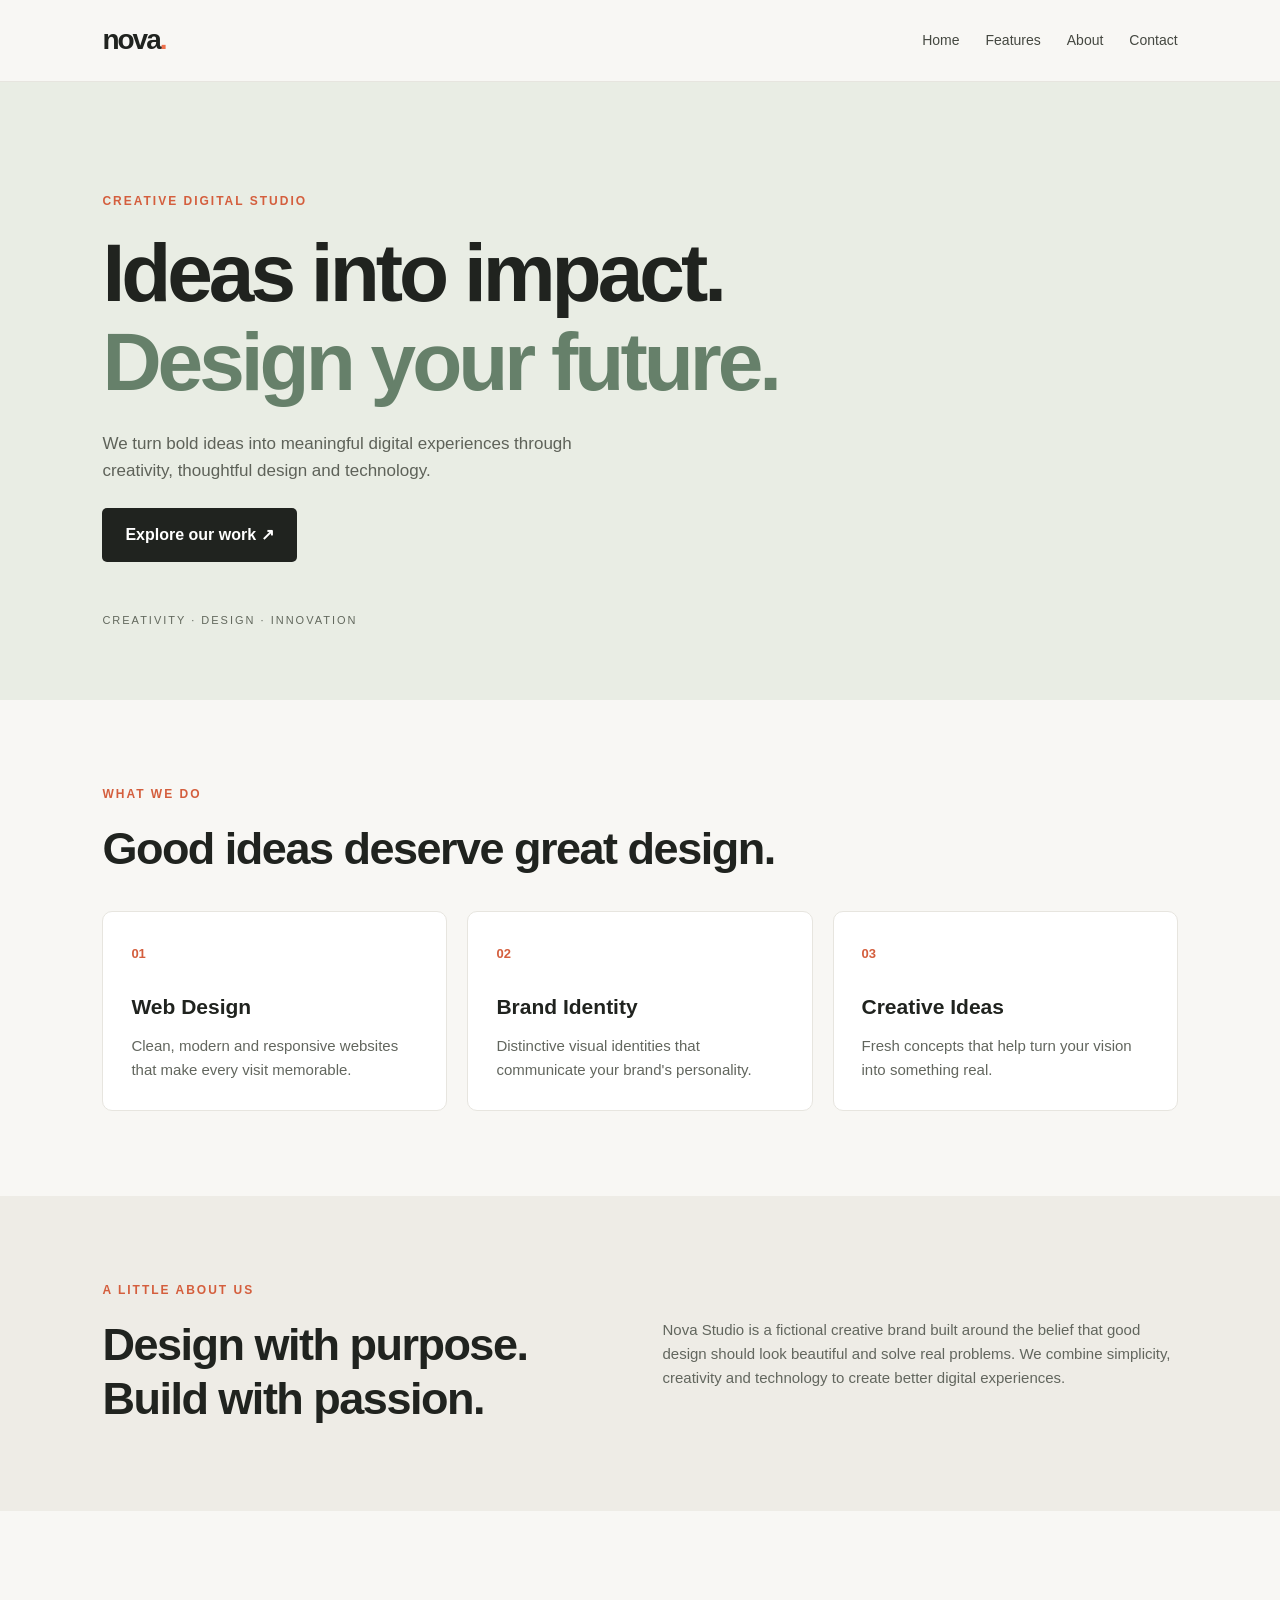
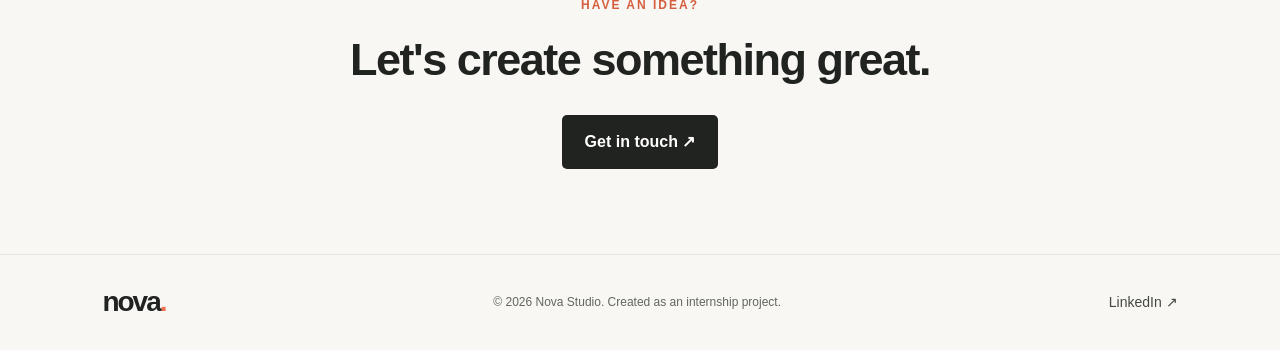
<file: WebDev-L1-LandingPage/index.html>
<!DOCTYPE html>
<html lang="en">
<head>
    <meta charset="UTF-8">
    <meta name="viewport" content="width=device-width, initial-scale=1.0">
    <title>Nova Studio | Ideas into Impact</title>
    <link rel="stylesheet" href="style.css">
</head>
<body>

    <header class="navbar">
        <a href="#home" class="logo">nova<span>.</span></a>

        <nav aria-label="Main navigation">
            <a href="#home">Home</a>
            <a href="#features">Features</a>
            <a href="#about">About</a>
            <a href="#contact">Contact</a>
        </nav>
    </header>

    <main>
        <section id="home" class="hero">
            <p class="eyebrow">CREATIVE DIGITAL STUDIO</p>
            <h1>Ideas into impact.<br><span>Design your future.</span></h1>
            <p class="hero-text">
                We turn bold ideas into meaningful digital experiences
                through creativity, thoughtful design and technology.
            </p>
            <a href="#features" class="button">Explore our work ↗</a>
            <p class="hero-note">CREATIVITY · DESIGN · INNOVATION</p>
        </section>

        <section id="features" class="features section">
            <p class="eyebrow">WHAT WE DO</p>
            <h2>Good ideas deserve great design.</h2>

            <div class="feature-grid">
                <article class="feature-card">
                    <span class="number">01</span>
                    <h3>Web Design</h3>
                    <p>Clean, modern and responsive websites that
                    make every visit memorable.</p>
                </article>

                <article class="feature-card">
                    <span class="number">02</span>
                    <h3>Brand Identity</h3>
                    <p>Distinctive visual identities that communicate
                    your brand's personality.</p>
                </article>

                <article class="feature-card">
                    <span class="number">03</span>
                    <h3>Creative Ideas</h3>
                    <p>Fresh concepts that help turn your vision
                    into something real.</p>
                </article>
            </div>
        </section>

        <section id="about" class="about section">
            <div>
                <p class="eyebrow">A LITTLE ABOUT US</p>
                <h2>Design with purpose.<br>Build with passion.</h2>
            </div>
            <p>
                Nova Studio is a fictional creative brand built around
                the belief that good design should look beautiful and
                solve real problems. We combine simplicity, creativity
                and technology to create better digital experiences.
            </p>
        </section>

        <section id="contact" class="contact">
            <p class="eyebrow">HAVE AN IDEA?</p>
            <h2>Let's create something great.</h2>
            <a href="mailto:hello@example.com" class="button">
                Get in touch ↗
            </a>
        </section>
    </main>

    <footer>
        <a href="#home" class="logo">nova<span>.</span></a>
        <p>© 2026 Nova Studio. Created as an internship project.</p>
        <a href="https://www.linkedin.com/" target="_blank"
           rel="noopener noreferrer">LinkedIn ↗</a>
    </footer>

</body>
</html>
</file>
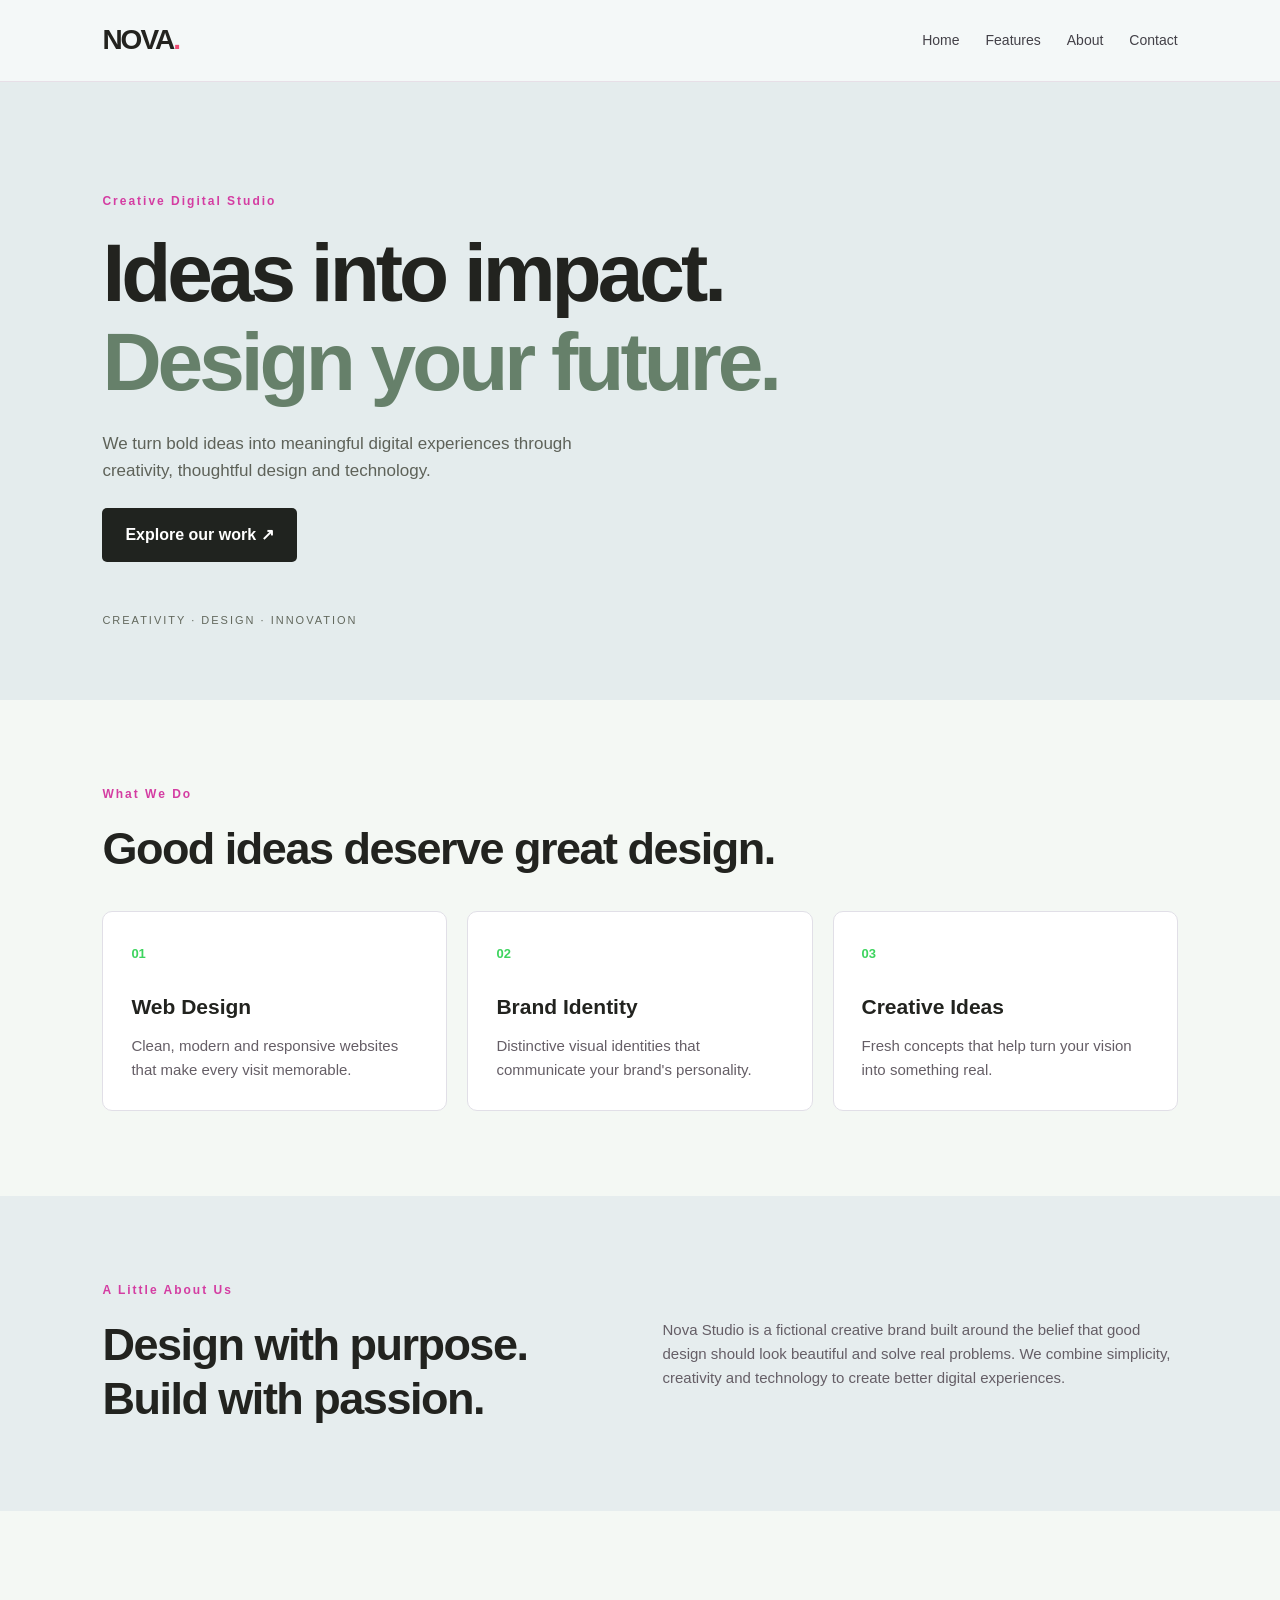
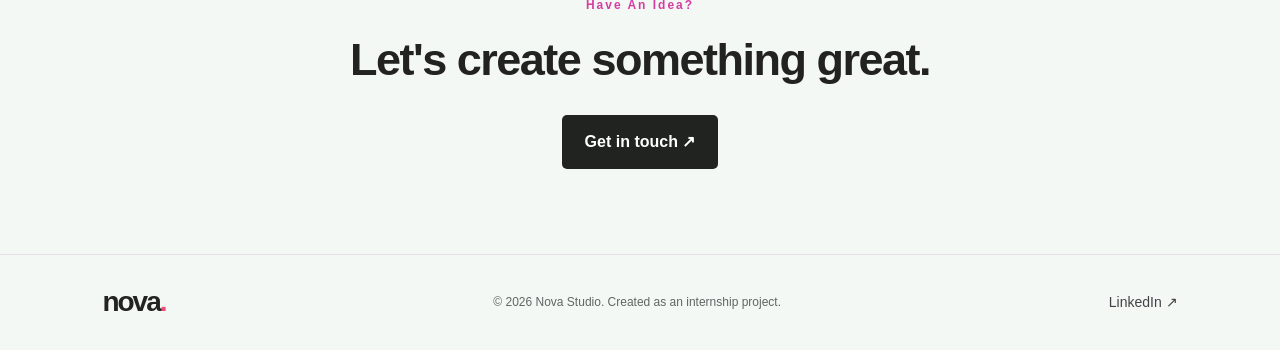
<file: WebDev-L1-LandingPage/Level 1/Task 1/index.html>
<!DOCTYPE html>
<html lang="en">
<head>
    <meta charset="UTF-8">
    <meta name="viewport" content="width=device-width, initial-scale=1.0">
    <title>Nova Studio | Ideas into Impact</title>
    <link rel="stylesheet" href="style.css">
</head>
<body>

    <header class="navbar">
        <a href="#home" class="logo">NOVA<span>.</span></a>

        <nav aria-label="Main navigation">
            <a href="#home">Home</a>
            <a href="#features">Features</a>
            <a href="#about">About</a>
            <a href="#contact">Contact</a>
        </nav>
    </header>

    <main>
        <section id="home" class="hero">
            <p class="eyebrow">Creative Digital Studio</p>
            <h1>Ideas into impact.<br><span>Design your future.</span></h1>
            <p class="hero-text">
                We turn bold ideas into meaningful digital experiences
                through creativity, thoughtful design and technology.
            </p>
            <a href="#features" class="button">Explore our work ↗</a>
            <p class="hero-note">CREATIVITY · DESIGN · INNOVATION</p>
        </section>

        <section id="features" class="features section">
            <p class="eyebrow">What We Do</p>
            <h2>Good ideas deserve great design.</h2>

            <div class="feature-grid">
                <article class="feature-card">
                    <span class="number">01</span>
                    <h3>Web Design</h3>
                    <p>Clean, modern and responsive websites that
                    make every visit memorable.</p>
                </article>

                <article class="feature-card">
                    <span class="number">02</span>
                    <h3>Brand Identity</h3>
                    <p>Distinctive visual identities that communicate
                    your brand's personality.</p>
                </article>

                <article class="feature-card">
                    <span class="number">03</span>
                    <h3>Creative Ideas</h3>
                    <p>Fresh concepts that help turn your vision
                    into something real.</p>
                </article>
            </div>
        </section>

        <section id="about" class="about section">
            <div>
                <p class="eyebrow">A Little About Us</p>
                <h2>Design with purpose.<br>Build with passion.</h2>
            </div>
            <p>
                Nova Studio is a fictional creative brand built around
                the belief that good design should look beautiful and
                solve real problems. We combine simplicity, creativity
                and technology to create better digital experiences.
            </p>
        </section>

        <section id="contact" class="contact">
            <p class="eyebrow">Have An Idea?</p>
            <h2>Let's create something great.</h2>
            <a href="mailto:hello@example.com" class="button">
                Get in touch ↗
            </a>
        </section>
    </main>

    <footer>
        <a href="#home" class="logo">nova<span>.</span></a>
        <p>© 2026 Nova Studio. Created as an internship project.</p>
        <a href="https://www.linkedin.com/" target="_blank"
           rel="noopener noreferrer">LinkedIn ↗</a>
    </footer>

</body>
</html>
</file>
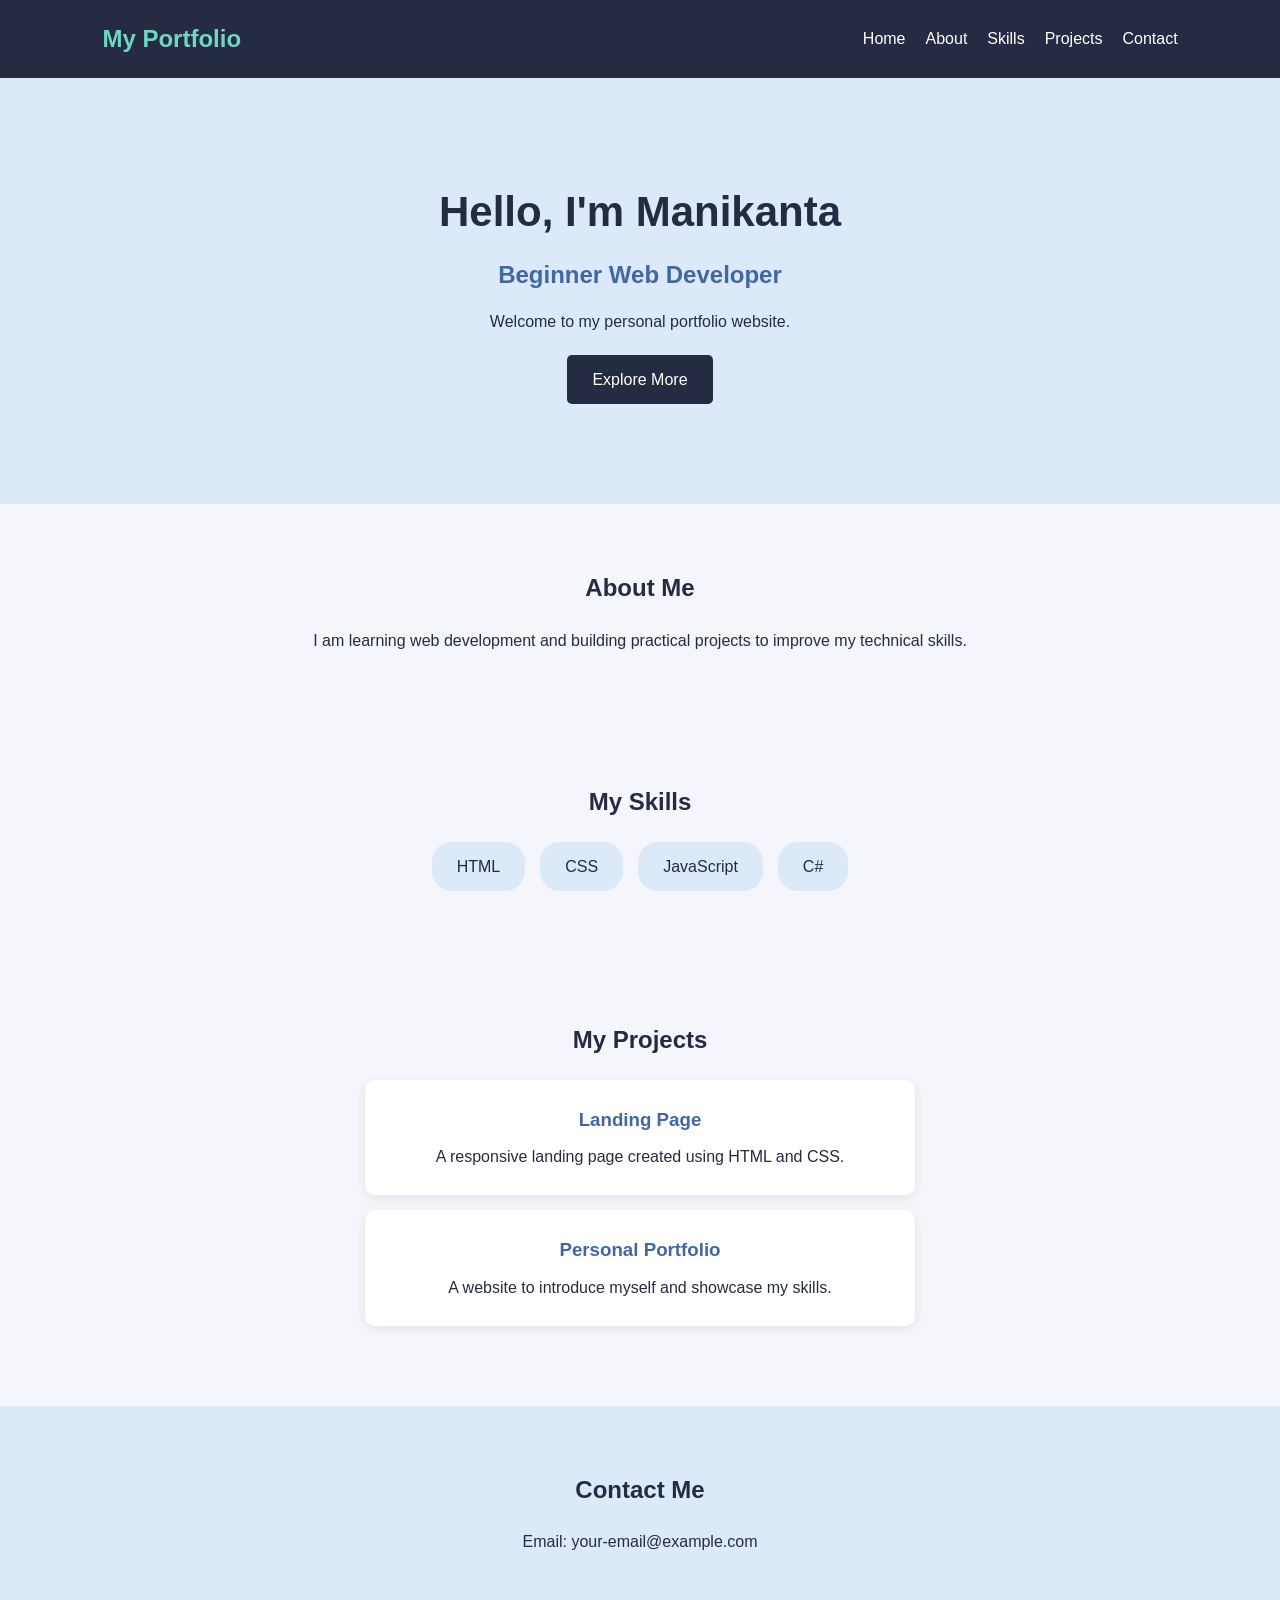
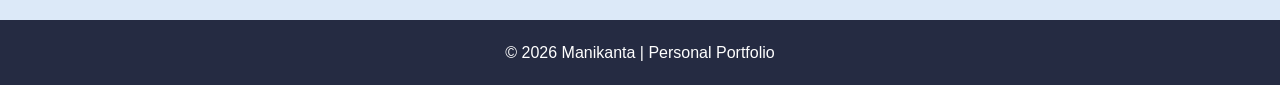
<file: WebDev-L1/PersonalPortfolio/Task-2/index.html>
<!DOCTYPE html>
<html lang="en">
<head>
    <meta charset="UTF-8">
    <meta name="viewport" content="width=device-width, initial-scale=1.0">
    <title>My Personal Portfolio</title>
    <link rel="stylesheet" href="style.css">
</head>
<body>

    <header>
        <h2>My Portfolio</h2>

        <nav>
            <a href="#home">Home</a>
            <a href="#about">About</a>
            <a href="#skills">Skills</a>
            <a href="#projects">Projects</a>
            <a href="#contact">Contact</a>
        </nav>
    </header>

    <section id="home" class="hero">
        <h1>Hello, I'm Manikanta</h1>
        <h2>Beginner Web Developer</h2>
        <p>Welcome to my personal portfolio website.</p>
        <a href="#about" class="btn">Explore More</a>
    </section>

    <section id="about">
        <h2>About Me</h2>
        <p>
            I am learning web development and building
            practical projects to improve my technical skills.
        </p>
    </section>

    <section id="skills">
        <h2>My Skills</h2>
        <div class="skills-list">
            <span>HTML</span>
            <span>CSS</span>
            <span>JavaScript</span>
            <span>C#</span>
        </div>
    </section>

    <section id="projects">
        <h2>My Projects</h2>

        <div class="project-card">
            <h3>Landing Page</h3>
            <p>A responsive landing page created using HTML and CSS.</p>
        </div>

        <div class="project-card">
            <h3>Personal Portfolio</h3>
            <p>A website to introduce myself and showcase my skills.</p>
        </div>
    </section>

    <section id="contact">
        <h2>Contact Me</h2>
        <p>Email: your-email@example.com</p>
    </section>

    <footer>
        <p>© 2026 Manikanta | Personal Portfolio</p>
    </footer>

</body>
</html>
</file>
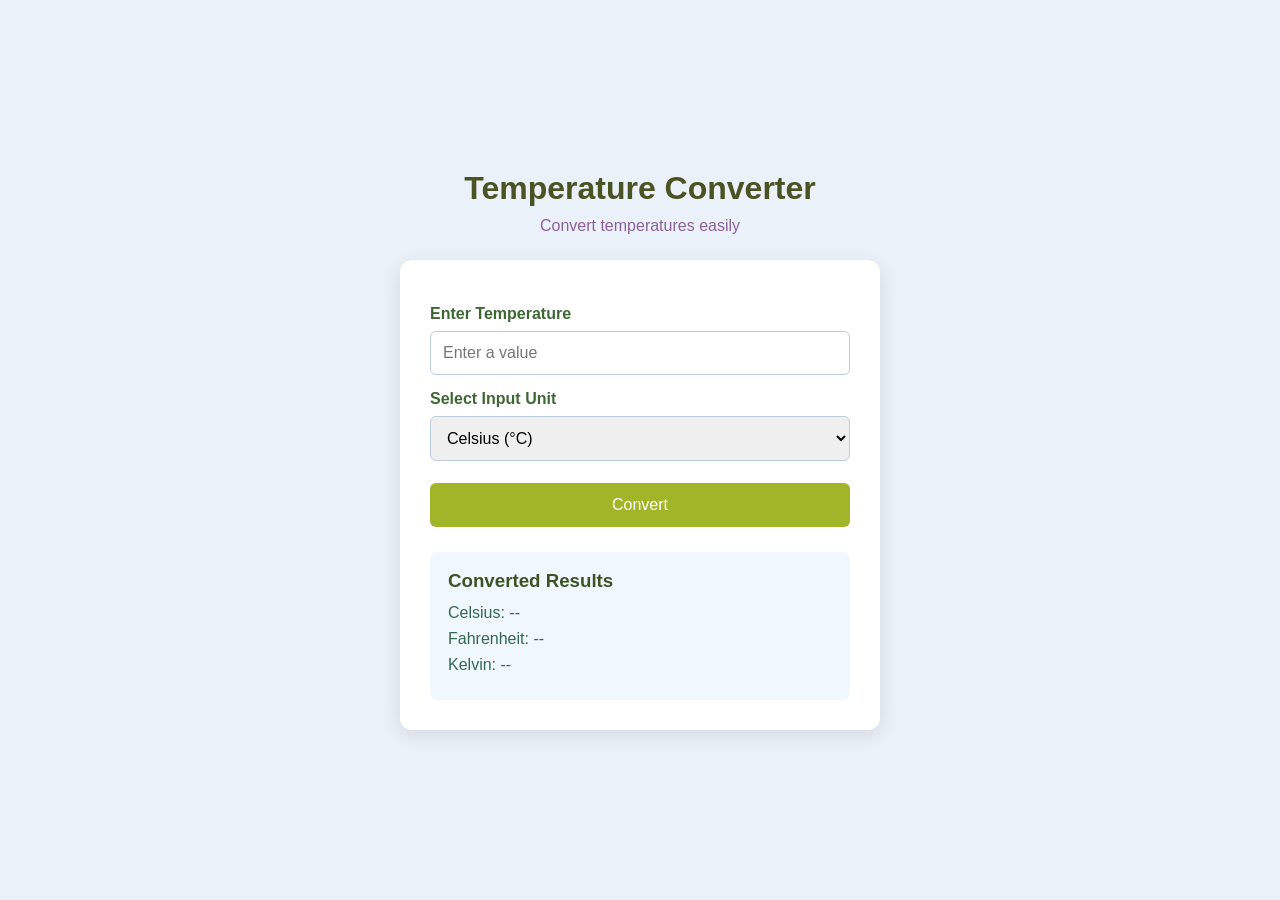
<file: WebDev-L1/TemperatureConverter/Task-3/index.html>
<!DOCTYPE html>
<html lang="en">
<head>
    <meta charset="UTF-8">
    <meta name="viewport" content="width=device-width, initial-scale=1.0">
    <title>Temperature Converter</title>
    <link rel="stylesheet" href="style.css">
</head>
<body>

    <div class="container">
        <h1>Temperature Converter</h1>
        <p class="subtitle">Convert temperatures easily</p>

        <div class="converter">
            <label for="temperature">Enter Temperature</label>
            <input
                type="number"
                id="temperature"
                placeholder="Enter a value"
                step="any"
            >

            <label for="unit">Select Input Unit</label>
            <select id="unit">
                <option value="Celsius">Celsius (°C)</option>
                <option value="Fahrenheit">Fahrenheit (°F)</option>
                <option value="Kelvin">Kelvin (K)</option>
            </select>

            <button onclick="convertTemperature()">Convert</button>

            <p id="error" class="error"></p>

            <div id="result" class="result">
                <h3>Converted Results</h3>
                <p id="celsius">Celsius: --</p>
                <p id="fahrenheit">Fahrenheit: --</p>
                <p id="kelvin">Kelvin: --</p>
            </div>
        </div>
    </div>

    <script src="script.js"></script>
</body>
</html>
</file>
<file: WebDev-L1-LandingPage/style.css>
* {
    margin: 0;
    padding: 0;
    box-sizing: border-box;
}

html {
    scroll-behavior: smooth;
    scroll-padding-top: 85px;
}

body {
    font-family: Arial, Helvetica, sans-serif;
    background: #f8f7f4;
    color: #20231f;
    line-height: 1.6;
}

.navbar {
    position: sticky;
    top: 0;
    z-index: 10;
    display: flex;
    justify-content: space-between;
    align-items: center;
    padding: 18px 8%;
    background: #f8f7f4;
    border-bottom: 1px solid #e7e5df;
}

.logo {
    color: #20231f;
    font-size: 28px;
    font-weight: 800;
    text-decoration: none;
    letter-spacing: -2px;
}

.logo span {
    color: #ee704c;
}

nav {
    display: flex;
    flex-wrap: wrap;
    gap: 26px;
}

nav a,
footer a:not(.logo) {
    color: #454841;
    text-decoration: none;
    font-size: 14px;
}

nav a:hover,
footer a:hover {
    color: #ee704c;
}

.hero {
    min-height: 570px;
    padding: 110px 8% 70px;
    display: flex;
    flex-direction: column;
    align-items: flex-start;
    justify-content: center;
    background: #e9ede4;
}

.eyebrow {
    color: #d45e3d;
    font-size: 12px;
    font-weight: 700;
    letter-spacing: 2px;
    margin-bottom: 18px;
}

h1 {
    max-width: 850px;
    font-size: clamp(42px, 7vw, 82px);
    line-height: 1.08;
    letter-spacing: -4px;
}

h1 span {
    color: #66806a;
}

.hero-text {
    max-width: 520px;
    margin: 24px 0;
    color: #5e6259;
    font-size: 17px;
}

.button {
    display: inline-block;
    background: #20231f;
    color: white;
    padding: 14px 23px;
    border-radius: 5px;
    text-decoration: none;
    font-weight: 600;
    transition: background 0.2s;
}

.button:hover {
    background: #d45e3d;
}

.hero-note {
    margin-top: 50px;
    font-size: 11px;
    letter-spacing: 2px;
    color: #62685d;
}

.section {
    padding: 85px 8%;
}

h2 {
    font-size: clamp(30px, 4vw, 45px);
    line-height: 1.2;
    letter-spacing: -1.5px;
}

.feature-grid {
    display: grid;
    grid-template-columns: repeat(3, minmax(0, 1fr));
    gap: 20px;
    margin-top: 35px;
}

.feature-card {
    background: white;
    border: 1px solid #e7e5df;
    border-radius: 10px;
    padding: 28px;
}

.number {
    color: #d45e3d;
    font-size: 13px;
    font-weight: 700;
}

.feature-card h3 {
    margin: 25px 0 10px;
    font-size: 21px;
}

.feature-card p,
.about > p {
    color: #62665e;
    font-size: 15px;
}

.about {
    display: grid;
    grid-template-columns: 1fr 1fr;
    align-items: center;
    gap: 45px;
    background: #eeece6;
}

.contact {
    padding: 85px 8%;
    text-align: center;
}

.contact h2 {
    margin-bottom: 28px;
}

footer {
    display: flex;
    justify-content: space-between;
    align-items: center;
    flex-wrap: wrap;
    gap: 20px;
    padding: 25px 8%;
    border-top: 1px solid #e7e5df;
}

footer p {
    color: #62665e;
    font-size: 12px;
}

@media (max-width: 700px) {
    .navbar {
        padding: 16px 5%;
        gap: 15px;
        align-items: flex-start;
    }

    nav {
        gap: 10px 14px;
        justify-content: flex-end;
    }

    nav a {
        font-size: 12px;
    }

    .hero {
        min-height: 480px;
        padding: 80px 6%;
    }

    h1 {
        letter-spacing: -2px;
    }

    .section {
        padding: 60px 6%;
    }

    .feature-grid,
    .about {
        grid-template-columns: 1fr;
    }

    .about {
        gap: 20px;
    }

    footer {
        padding: 25px 6%;
        flex-direction: column;
        align-items: flex-start;
    }
}
</file>
<file: WebDev-L1-LandingPage/Level 1/Task 1/style.css>
* {
    margin: 0;
    padding: 0;
    box-sizing: border-box;
}

html {
    scroll-behavior: smooth;
    scroll-padding-top: 85px;
}

body {
    font-family: Arial, Helvetica, sans-serif;
    background: #f4f8f4;
    color: #22231f;
    line-height: 1.6;
}

.navbar {
    position: sticky;
    top: 0;
    z-index: 10;
    display: flex;
    justify-content: space-between;
    align-items: center;
    padding: 18px 8%;
    background: #f4f8f8;
    border-bottom: 1px solid #e7dfe7;
}

.logo {
    color: #23231f;
    font-size: 28px;
    font-weight: 800;
    text-decoration: none;
    letter-spacing: -2px;
}

.logo span {
    color: #ee4c74;
}

nav {
    display: flex;
    flex-wrap: wrap;
    gap: 26px;
}

nav a,
footer a:not(.logo) {
    color: #434148;
    text-decoration: none;
    font-size: 14px;
}

nav a:hover,
footer a:hover {
    color: #774cee;
}

.hero {
    min-height: 570px;
    padding: 110px 8% 70px;
    display: flex;
    flex-direction: column;
    align-items: flex-start;
    justify-content: center;
    background: #e4eced;
}

.eyebrow {
    color: #d43da2;
    font-size: 12px;
    font-weight: 700;
    letter-spacing: 2px;
    margin-bottom: 18px;
}

h1 {
    max-width: 850px;
    font-size: clamp(42px, 7vw, 82px);
    line-height: 1.08;
    letter-spacing: -4px;
}

h1 span {
    color: #66806a;
}

.hero-text {
    max-width: 520px;
    margin: 24px 0;
    color: #5e6259;
    font-size: 17px;
}

.button {
    display: inline-block;
    background: #20231f;
    color: white;
    padding: 14px 23px;
    border-radius: 5px;
    text-decoration: none;
    font-weight: 600;
    transition: background 0.2s;
}

.button:hover {
    background: #d45e3d;
}

.hero-note {
    margin-top: 50px;
    font-size: 11px;
    letter-spacing: 2px;
    color: #62685d;
}

.section {
    padding: 85px 8%;
}

h2 {
    font-size: clamp(30px, 4vw, 45px);
    line-height: 1.2;
    letter-spacing: -1.5px;
}

.feature-grid {
    display: grid;
    grid-template-columns: repeat(3, minmax(0, 1fr));
    gap: 20px;
    margin-top: 35px;
}

.feature-card {
    background: white;
    border: 1px solid #e1dfe7;
    border-radius: 10px;
    padding: 28px;
}

.number {
    color: #3dd45e;
    font-size: 13px;
    font-weight: 700;
}

.feature-card h3 {
    margin: 25px 0 10px;
    font-size: 21px;
}

.feature-card p,
.about > p {
    color: #655e66;
    font-size: 15px;
}

.about {
    display: grid;
    grid-template-columns: 1fr 1fr;
    align-items: center;
    gap: 45px;
    background: #e6edee;
}

.contact {
    padding: 85px 8%;
    text-align: center;
}

.contact h2 {
    margin-bottom: 28px;
}

footer {
    display: flex;
    justify-content: space-between;
    align-items: center;
    flex-wrap: wrap;
    gap: 20px;
    padding: 25px 8%;
    border-top: 1px solid #e7dfe6;
}

footer p {
    color: #5e6666;
    font-size: 12px;
}

@media (max-width: 700px) {
    .navbar {
        padding: 16px 5%;
        gap: 15px;
        align-items: flex-start;
    }

    nav {
        gap: 10px 14px;
        justify-content: flex-end;
    }

    nav a {
        font-size: 12px;
    }

    .hero {
        min-height: 480px;
        padding: 80px 6%;
    }

    h1 {
        letter-spacing: -2px;
    }

    .section {
        padding: 60px 6%;
    }

    .feature-grid,
    .about {
        grid-template-columns: 1fr;
    }

    .about {
        gap: 20px;
    }

    footer {
        padding: 25px 6%;
        flex-direction: column;
        align-items: flex-start;
    }
}
</file>
<file: WebDev-L1/PersonalPortfolio/Task-2/style.css>
* {
    margin: 0;
    padding: 0;
    box-sizing: border-box;
}

html {
    scroll-behavior: smooth;
}

body {
    font-family: Arial, sans-serif;
    background: #f4f6fb;
    color: #252b42;
    line-height: 1.6;
}

/* Navigation */
header {
    background: #252b42;
    color: white;
    padding: 20px 8%;
    display: flex;
    justify-content: space-between;
    align-items: center;
    flex-wrap: wrap;
    gap: 15px;
    position: sticky;
    top: 0;
}

header h2 {
    color: #70d6c2;
}

nav {
    display: flex;
    flex-wrap: wrap;
    gap: 20px;
}

nav a {
    color: white;
    text-decoration: none;
}

nav a:hover {
    color: #70d6c2;
}

/* Home */
.hero {
    min-height: 400px;
    background: #dce9f8;
    text-align: center;
    padding: 100px 20px;
}

.hero h1 {
    font-size: 42px;
    margin-bottom: 10px;
}

.hero h2 {
    color: #4267a5;
    margin-bottom: 15px;
}

.btn {
    display: inline-block;
    margin-top: 20px;
    padding: 12px 25px;
    background: #252b42;
    color: white;
    text-decoration: none;
    border-radius: 5px;
}

/* Sections */
section:not(.hero) {
    padding: 65px 8%;
    text-align: center;
}

section h2 {
    margin-bottom: 20px;
}

/* Skills */
.skills-list {
    display: flex;
    justify-content: center;
    flex-wrap: wrap;
    gap: 15px;
}

.skills-list span {
    background: #dce9f8;
    padding: 12px 25px;
    border-radius: 20px;
}

/* Projects */
.project-card {
    background: white;
    padding: 25px;
    margin: 15px auto;
    max-width: 550px;
    border-radius: 10px;
    box-shadow: 0 3px 12px rgba(0, 0, 0, 0.08);
}

.project-card h3 {
    margin-bottom: 10px;
    color: #4267a5;
}

/* Contact */
#contact {
    background: #dce9f8;
}

/* Footer */
footer {
    background: #252b42;
    color: white;
    text-align: center;
    padding: 20px;
}

/* Mobile responsive */
@media (max-width: 650px) {
    header {
        flex-direction: column;
        text-align: center;
    }

    nav {
        justify-content: center;
        gap: 12px;
    }

    .hero h1 {
        font-size: 30px;
    }

    section:not(.hero) {
        padding: 45px 6%;
    }
}
</file>
<file: WebDev-L1/TemperatureConverter/Task-3/style.css>
* {
    margin: 0;
    padding: 0;
    box-sizing: border-box;
}

body {
    font-family: Arial, sans-serif;
    background: #eaf1f8;
    min-height: 100vh;
    display: flex;
    justify-content: center;
    align-items: center;
    padding: 20px;
}

.container {
    width: 100%;
    max-width: 480px;
    text-align: center;
}

h1 {
    color: #495324;
    margin-bottom: 10px;
}

.subtitle {
    color: #8b6298;
    margin-bottom: 25px;
}

.converter {
    background: white;
    padding: 30px;
    border-radius: 12px;
    box-shadow: 0 5px 20px rgba(0, 0, 0, 0.1);
    text-align: left;
}

label {
    display: block;
    margin: 15px 0 8px;
    font-weight: bold;
    color: #3e6833;
}

input,
select {
    width: 100%;
    padding: 12px;
    border: 1px solid #bcccdc;
    border-radius: 6px;
    font-size: 16px;
}

button {
    width: 100%;
    margin-top: 22px;
    padding: 13px;
    border: none;
    border-radius: 6px;
    background: #a0b528;
    color: white;
    font-size: 16px;
    cursor: pointer;
}

button:hover {
    background: #871b91;
}

.result {
    margin-top: 25px;
    padding: 18px;
    background: #f0f7ff;
    border-radius: 8px;
}

.result h3 {
    color: #3d5324;
    margin-bottom: 12px;
}

.result p {
    margin: 8px 0;
    color: #33684f;
}

.error {
    color: #4c25d9;
    margin-top: 12px;
    font-size: 14px;
}

@media (max-width: 500px) {
    .converter {
        padding: 20px;
    }

    h1 {
        font-size: 26px;
    }
}
</file>
